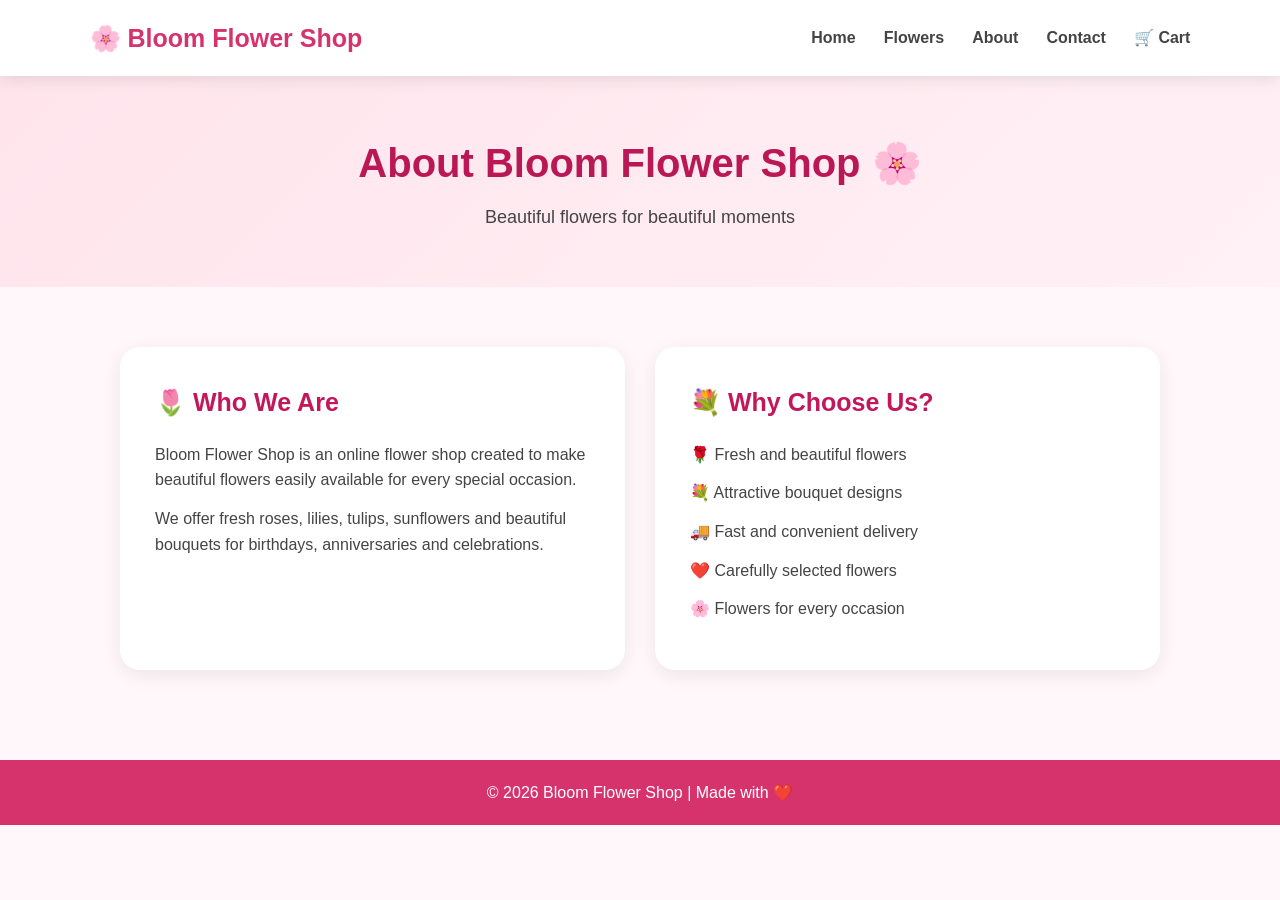
<file: about.html>
<!DOCTYPE html>
<html>
<head>

    <title>Bloom Flower Shop - About</title>

    <link rel="stylesheet" href="style.css">

</head>

<body>

    <!-- Navigation -->

    <nav>

        <div class="logo">
            🌸 Bloom Flower Shop
        </div>

        <div class="menu">

            <a href="index.html">Home</a>

            <a href="product.html">Flowers</a>

            <a href="about.html">About</a>

            <a href="contact.html">Contact</a>

            <a href="cart.html">🛒 Cart</a>

        </div>

    </nav>


    <!-- Page Title -->

    <section class="page-title">

        <h1>About Bloom Flower Shop 🌸</h1>

        <p>Beautiful flowers for beautiful moments</p>

    </section>


    <!-- About Section -->

    <section class="about-section">

        <div class="about-box">

            <h2>🌷 Who We Are</h2>

            <p>
                Bloom Flower Shop is an online flower shop
                created to make beautiful flowers easily
                available for every special occasion.
            </p>

            <p>
                We offer fresh roses, lilies, tulips,
                sunflowers and beautiful bouquets for
                birthdays, anniversaries and celebrations.
            </p>

        </div>


        <div class="about-box">

            <h2>💐 Why Choose Us?</h2>

            <p>🌹 Fresh and beautiful flowers</p>

            <p>💐 Attractive bouquet designs</p>

            <p>🚚 Fast and convenient delivery</p>

            <p>❤️ Carefully selected flowers</p>

            <p>🌸 Flowers for every occasion</p>

        </div>

    </section>


    <!-- Footer -->

    <footer>

        <p>© 2026 Bloom Flower Shop | Made with ❤️</p>

    </footer>


</body>
</html>
</file>
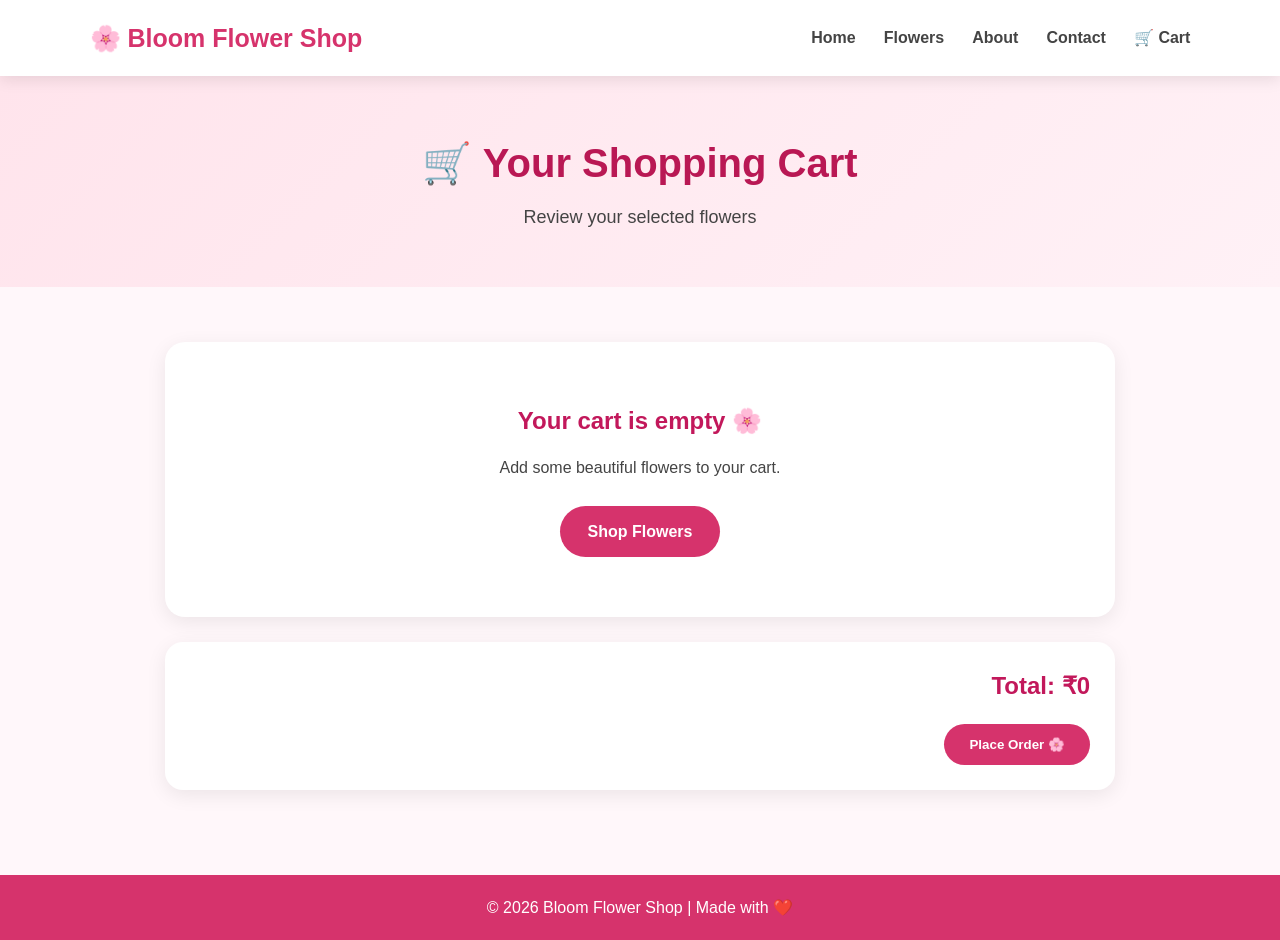
<file: cart.html>
<!DOCTYPE html>
<html>
<head>

    <title>Bloom Flower Shop - Cart</title>

    <link rel="stylesheet" href="style.css">

</head>

<body>

    <!-- Navigation -->

    <nav>

        <div class="logo">
            🌸 Bloom Flower Shop
        </div>

        <div class="menu">

            <a href="index.html">Home</a>

            <a href="product.html">Flowers</a>

            <a href="about.html">About</a>

            <a href="contact.html">Contact</a>

            <a href="cart.html">🛒 Cart</a>

        </div>

    </nav>


    <!-- Page Title -->

    <section class="page-title">

        <h1>🛒 Your Shopping Cart</h1>

        <p>Review your selected flowers</p>

    </section>


    <!-- Cart -->

    <section class="cart-section">

        <div id="cartItems"></div>

        <div class="cart-total">

            <h2>Total: ₹<span id="cartTotal">0</span></h2>

            <button onclick="placeOrder()" class="order-btn">
                Place Order 🌸
            </button>

        </div>

    </section>


    <!-- Footer -->

    <footer>

        <p>© 2026 Bloom Flower Shop | Made with ❤️</p>

    </footer>


    <!-- Cart JavaScript -->

    <script>

        function displayCart() {

            var cart = JSON.parse(localStorage.getItem("bloomCart")) || [];

            var cartItems = document.getElementById("cartItems");

            var cartTotal = document.getElementById("cartTotal");

            cartItems.innerHTML = "";

            var total = 0;


            if (cart.length === 0) {

                cartItems.innerHTML =
                    "<div class='empty-cart'>" +
                    "<h2>Your cart is empty 🌸</h2>" +
                    "<p>Add some beautiful flowers to your cart.</p>" +
                    "<a href='product.html' class='btn'>Shop Flowers</a>" +
                    "</div>";

                cartTotal.innerHTML = "0";

                return;

            }


            for (var i = 0; i < cart.length; i++) {

                var item = cart[i];

                var itemTotal = item.price * item.quantity;

                total = total + itemTotal;


                cartItems.innerHTML +=

                    "<div class='cart-item'>" +

                    "<img src='" + item.image + "' alt='" + item.name + "'>" +

                    "<div class='cart-info'>" +

                    "<h3>" + item.name + "</h3>" +

                    "<p>Price: ₹" + item.price + "</p>" +

                    "<div class='quantity'>" +

                    "<button onclick='decreaseQuantity(" + i + ")'>−</button>" +

                    "<span>" + item.quantity + "</span>" +

                    "<button onclick='increaseQuantity(" + i + ")'>+</button>" +

                    "</div>" +

                    "<h3>₹" + itemTotal + "</h3>" +

                    "<button class='remove-btn' onclick='removeItem(" + i + ")'>" +
                    "Remove" +
                    "</button>" +

                    "</div>" +

                    "</div>";

            }


            cartTotal.innerHTML = total;

        }


        function increaseQuantity(index) {

            var cart = JSON.parse(localStorage.getItem("bloomCart")) || [];

            cart[index].quantity++;

            localStorage.setItem("bloomCart", JSON.stringify(cart));

            displayCart();

        }


        function decreaseQuantity(index) {

            var cart = JSON.parse(localStorage.getItem("bloomCart")) || [];

            if (cart[index].quantity > 1) {

                cart[index].quantity--;

            } else {

                cart.splice(index, 1);

            }

            localStorage.setItem("bloomCart", JSON.stringify(cart));

            displayCart();

        }


        function removeItem(index) {

            var cart = JSON.parse(localStorage.getItem("bloomCart")) || [];

            cart.splice(index, 1);

            localStorage.setItem("bloomCart", JSON.stringify(cart));

            displayCart();

        }


        function placeOrder() {

            var cart = JSON.parse(localStorage.getItem("bloomCart")) || [];

            if (cart.length === 0) {

                alert("Your cart is empty! 🌸");

                return;

            }

            alert("Thank you for your order! 🌸 Your order has been placed successfully.");

            localStorage.removeItem("bloomCart");

            displayCart();

        }


        displayCart();

    </script>


</body>
</html>
</file>
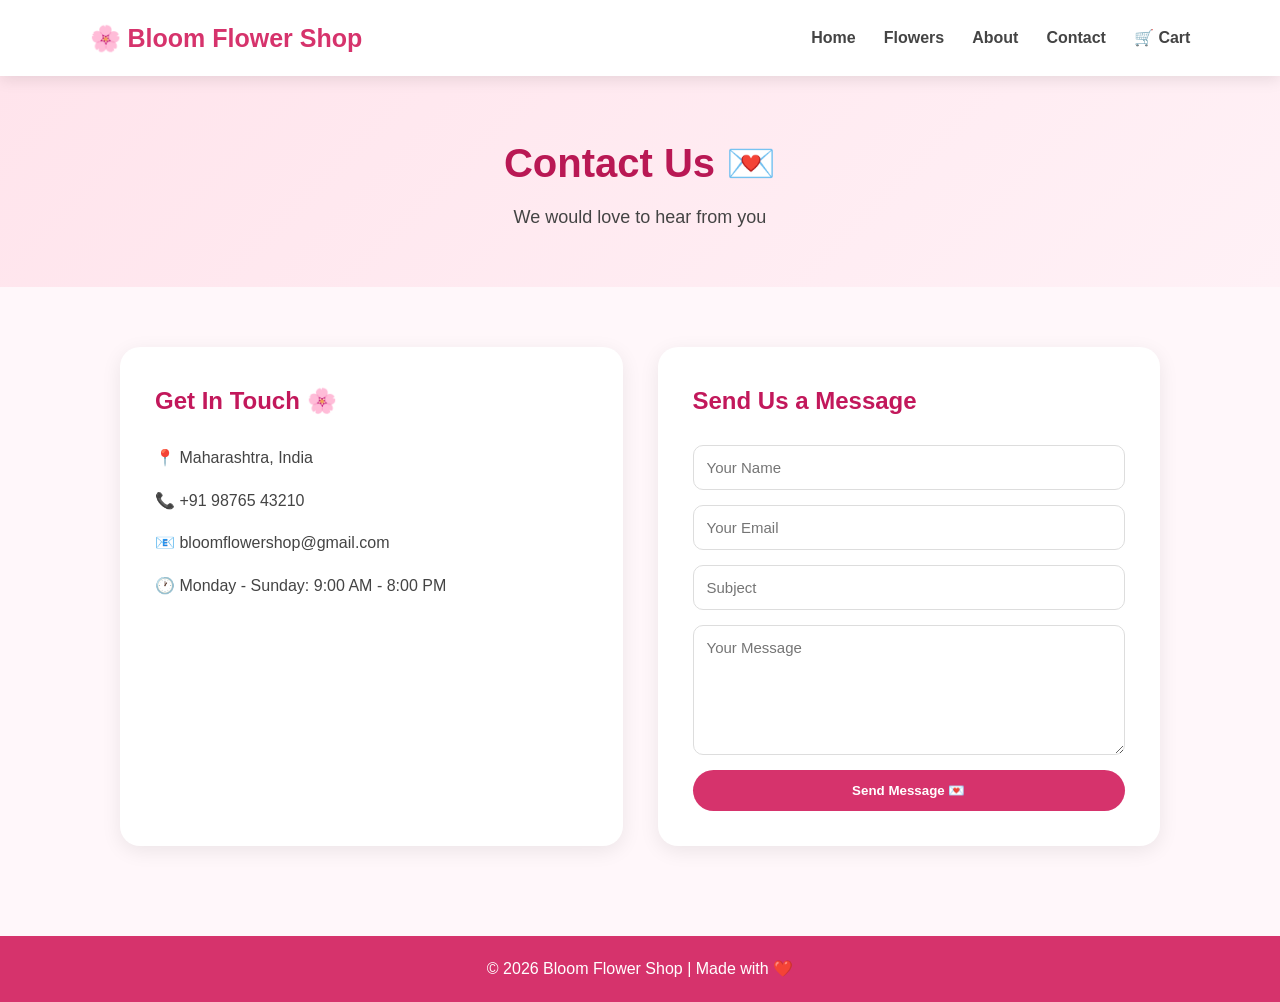
<file: contact.html>
<!DOCTYPE html>
<html>
<head>

    <title>Bloom Flower Shop - Contact</title>

    <link rel="stylesheet" href="style.css">

</head>

<body>

<nav>

    <div class="logo">
        🌸 Bloom Flower Shop
    </div>

    <div class="menu">

        <a href="index.html">Home</a>

        <a href="product.html">Flowers</a>

        <a href="about.html">About</a>

        <a href="contact.html">Contact</a>

        <a href="cart.html">🛒 Cart</a>

    </div>

</nav>


<section class="page-title">

    <h1>Contact Us 💌</h1>

    <p>We would love to hear from you</p>

</section>


<section class="contact-section">

    <div class="contact-info">

        <h2>Get In Touch 🌸</h2>

        <p>📍 Maharashtra, India</p>

        <p>📞 +91 98765 43210</p>

        <p>📧 bloomflowershop@gmail.com</p>

        <p>🕐 Monday - Sunday: 9:00 AM - 8:00 PM</p>

    </div>


    <div class="contact-form">

        <h2>Send Us a Message</h2>

        <form onsubmit="submitForm(event)">

            <input
                type="text"
                id="name"
                placeholder="Your Name"
                required
            >

            <input
                type="email"
                id="email"
                placeholder="Your Email"
                required
            >

            <input
                type="text"
                id="subject"
                placeholder="Subject"
                required
            >

            <textarea
                id="message"
                placeholder="Your Message"
                required
            ></textarea>

            <button type="submit" class="btn">
                Send Message 💌
            </button>

        </form>

    </div>

</section>


<footer>

    <p>© 2026 Bloom Flower Shop | Made with ❤️</p>

</footer>


<script>

function submitForm(event) {

    event.preventDefault();

    var name = document.getElementById("name").value.trim();

    if (name === "") {

        alert("Please enter your name.");

        return;

    }

    alert(
        "Thank you " +
        name +
        "! Your message has been sent successfully. 💐"
    );

    document.querySelector("form").reset();

}

</script>


</body>
</html>
</file>
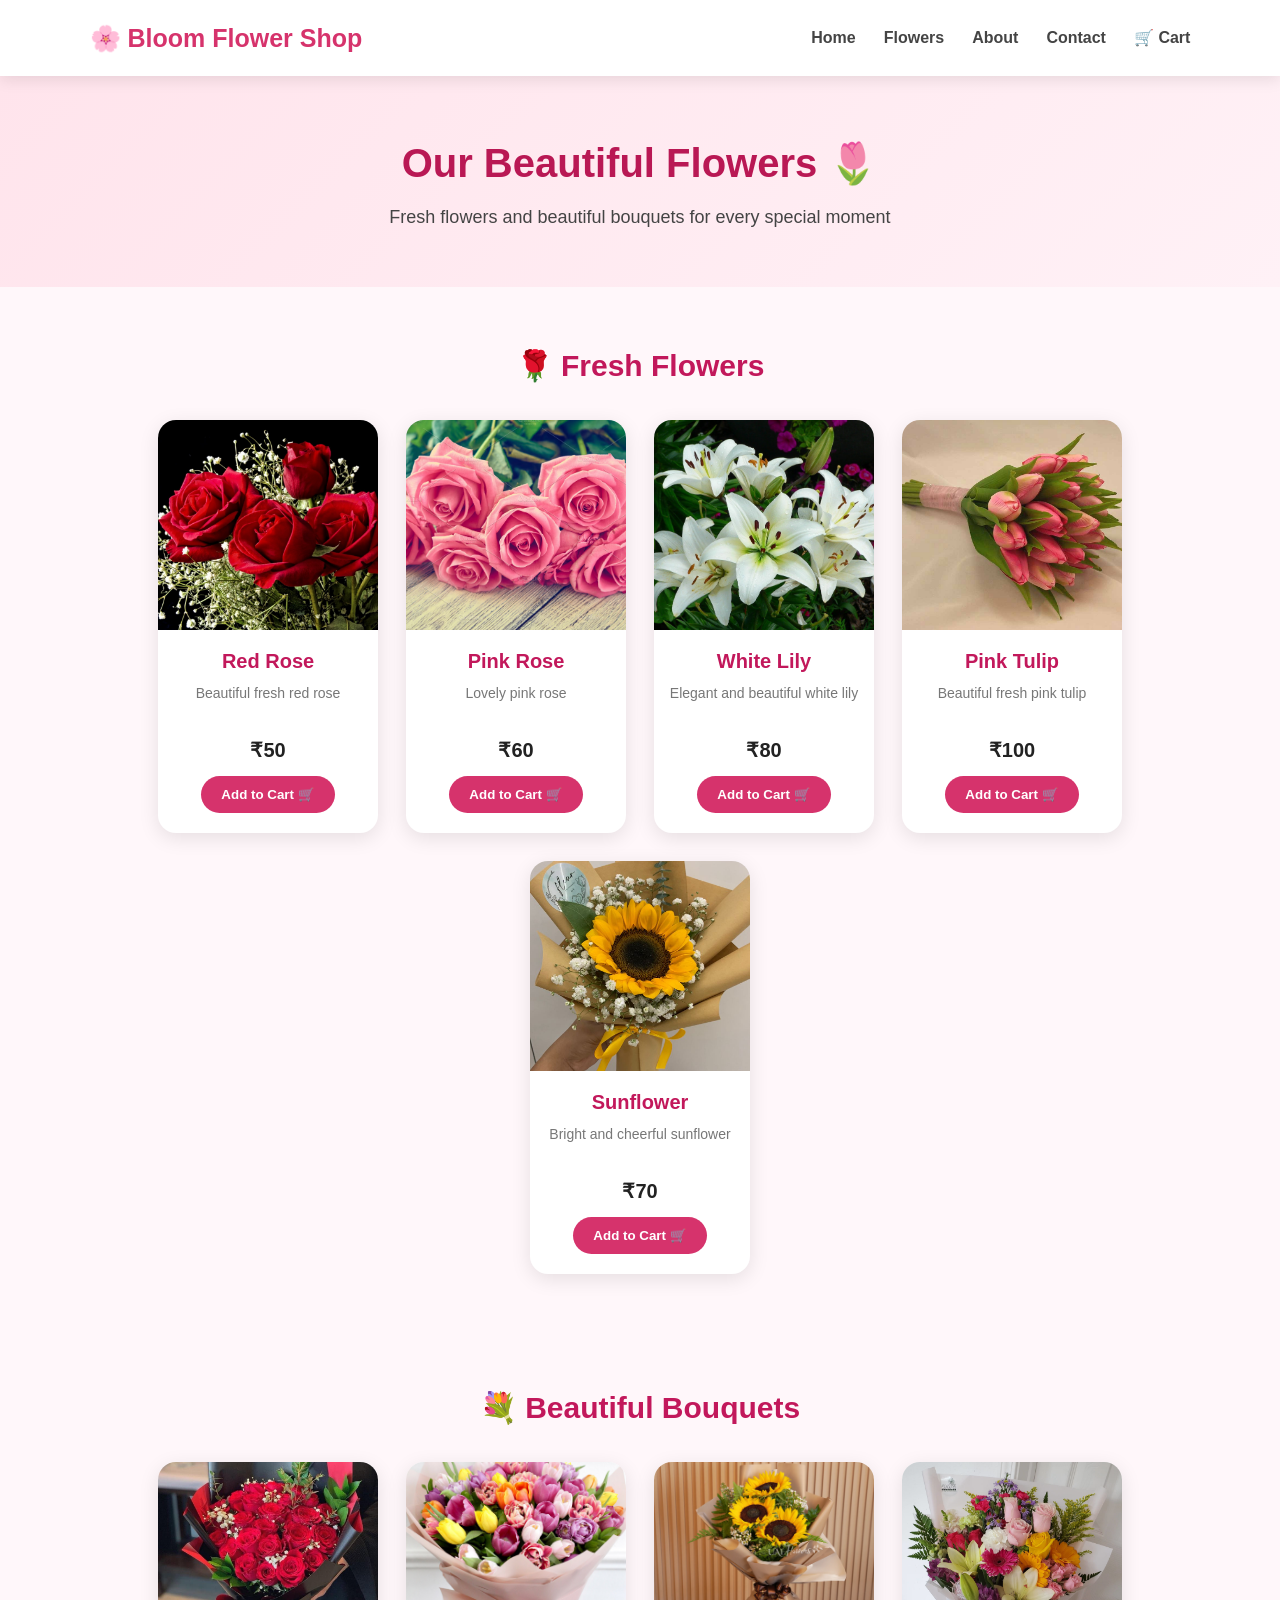
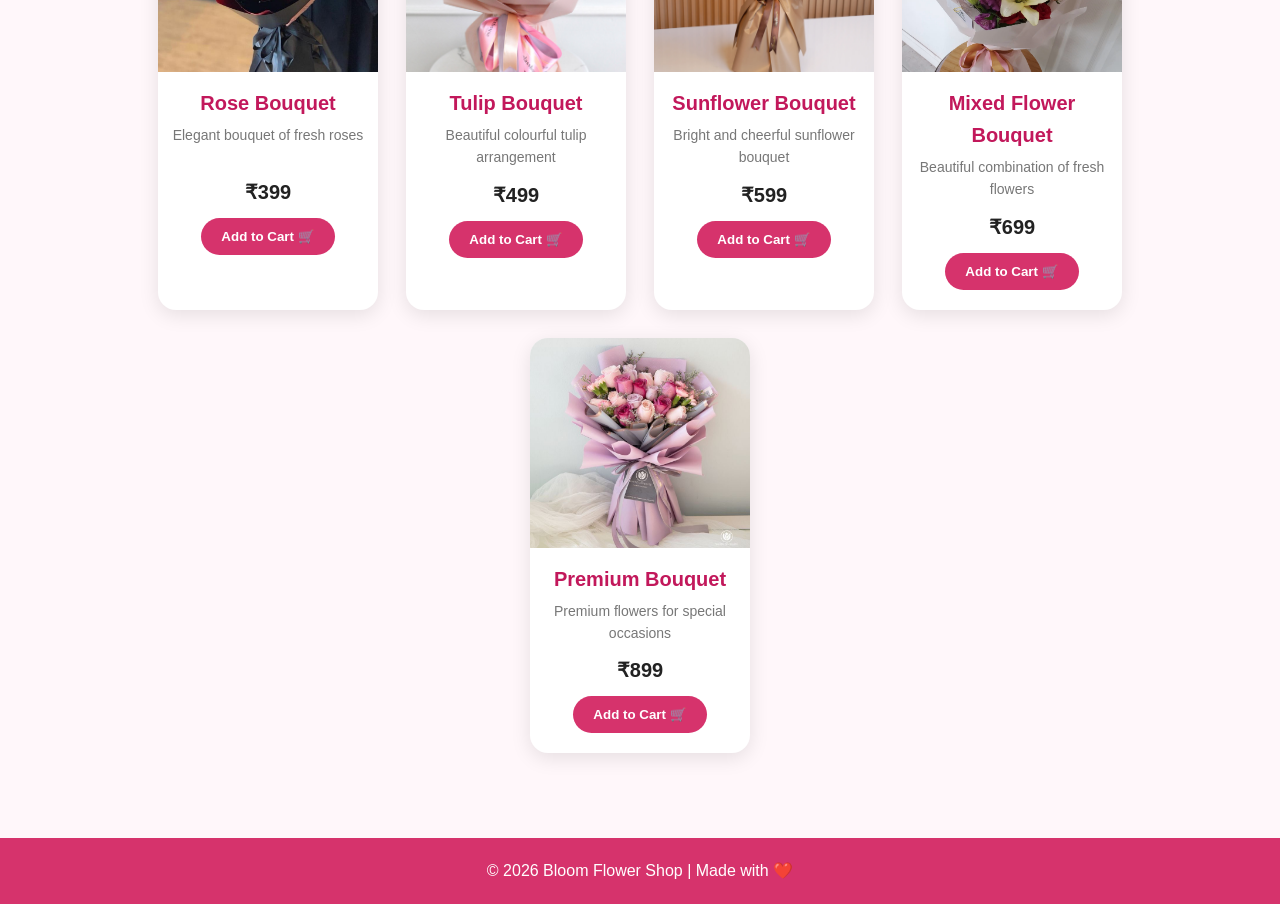
<file: product.html>
<!DOCTYPE html>
<html>
<head>
    <title>Bloom Flower Shop - Products</title>
    <link rel="stylesheet" href="style.css">
</head>

<body>

    <!-- Navigation -->
    <nav>
        <div class="logo">🌸 Bloom Flower Shop</div>

       <div class="menu">
    <a href="file:///C:/FSD_Project%20-%20Copy/home.html">Home</a>
    <a href="product.html">Flowers</a>
    <a href="about.html">About</a>
    <a href="contact.html">Contact</a>
    <a href="cart.html">🛒 Cart</a>
</div>    </nav>


    <!-- Page Heading -->
    <section class="page-title">
        <h1>Our Beautiful Flowers 🌷</h1>
        <p>Fresh flowers and beautiful bouquets for every special moment</p>
    </section>


    <!-- ==================== FLOWERS ==================== -->

    <section class="products-section">

        <h2>🌹 Fresh Flowers</h2>

        <div class="product-container">

            <!-- Red Rose -->
            <div class="product-card">
                <img src="red-rose.jpg" alt="Red Rose">
                <h3>Red Rose</h3>
                <p>Beautiful fresh red rose</p>
                <h4>₹50</h4>

                <button onclick="addToCart('Red Rose', 50, 'red-rose.jpg')">
                    Add to Cart 🛒
                </button>
            </div>


            <!-- Pink Rose -->
            <div class="product-card">
                <img src="pink-rose.jpg" alt="Pink Rose">
                <h3>Pink Rose</h3>
                <p>Lovely pink rose</p>
                <h4>₹60</h4>

                <button onclick="addToCart('Pink Rose', 60, 'pink-rose.jpg')">
                    Add to Cart 🛒
                </button>
            </div>


            <!-- White Lily -->
            <div class="product-card">
                <img src="white-lily.jpg" alt="White Lily">
                <h3>White Lily</h3>
                <p>Elegant and beautiful white lily</p>
                <h4>₹80</h4>

                <button onclick="addToCart('White Lily', 80, 'white-lily.jpg')">
                    Add to Cart 🛒
                </button>
            </div>


            <!-- Pink Tulip -->
            <div class="product-card">
                <img src="pink-tulip.jpg" alt="Pink Tulip">
                <h3>Pink Tulip</h3>
                <p>Beautiful fresh pink tulip</p>
                <h4>₹100</h4>

                <button onclick="addToCart('Pink Tulip', 100, 'pink-tulip.jpg')">
                    Add to Cart 🛒
                </button>
            </div>


            <!-- Sunflower -->
            <div class="product-card">
                <img src="sunflower.jpg" alt="Sunflower">
                <h3>Sunflower</h3>
                <p>Bright and cheerful sunflower</p>
                <h4>₹70</h4>

                <button onclick="addToCart('Sunflower', 70, 'sunflower.jpg')">
                    Add to Cart 🛒
                </button>
            </div>

        </div>

    </section>



    <!-- ==================== BOUQUETS ==================== -->

    <section class="products-section">

        <h2>💐 Beautiful Bouquets</h2>

        <div class="product-container">

            <!-- Rose Bouquet -->
            <div class="product-card">
                <img src="rose-bouquet.jpg" alt="Rose Bouquet">
                <h3>Rose Bouquet</h3>
                <p>Elegant bouquet of fresh roses</p>
                <h4>₹399</h4>

                <button onclick="addToCart('Rose Bouquet', 399, 'rose-bouquet.jpg')">
                    Add to Cart 🛒
                </button>
            </div>


            <!-- Tulip Bouquet -->
            <div class="product-card">
                <img src="tulip-bouquet.jpg" alt="Tulip Bouquet">
                <h3>Tulip Bouquet</h3>
                <p>Beautiful colourful tulip arrangement</p>
                <h4>₹499</h4>

                <button onclick="addToCart('Tulip Bouquet', 499, 'tulip-bouquet.jpg')">
                    Add to Cart 🛒
                </button>
            </div>


            <!-- Sunflower Bouquet -->
            <div class="product-card">
                <img src="sunflower-bouquet.jpg" alt="Sunflower Bouquet">
                <h3>Sunflower Bouquet</h3>
                <p>Bright and cheerful sunflower bouquet</p>
                <h4>₹599</h4>

                <button onclick="addToCart('Sunflower Bouquet', 599, 'sunflower-bouquet.jpg')">
                    Add to Cart 🛒
                </button>
            </div>


            <!-- Mixed Bouquet -->
            <div class="product-card">
                <img src="mixed-bouquet.jpg" alt="Mixed Flower Bouquet">
                <h3>Mixed Flower Bouquet</h3>
                <p>Beautiful combination of fresh flowers</p>
                <h4>₹699</h4>

                <button onclick="addToCart('Mixed Flower Bouquet', 699, 'mixed-bouquet.jpg')">
                    Add to Cart 🛒
                </button>
            </div>


            <!-- Premium Bouquet -->
            <div class="product-card">
                <img src="premium-bouquet.jpg" alt="Premium Bouquet">
                <h3>Premium Bouquet</h3>
                <p>Premium flowers for special occasions</p>
                <h4>₹899</h4>

                <button onclick="addToCart('Premium Bouquet', 899, 'premium-bouquet.jpg')">
                    Add to Cart 🛒
                </button>
            </div>

        </div>

    </section>



    <!-- Footer -->
    <footer>
        <p>© 2026 Bloom Flower Shop | Made with ❤️</p>
    </footer>


    <!-- JavaScript -->
   <script>

function addToCart(name, price, image) {

    var cart = JSON.parse(localStorage.getItem("bloomCart")) || [];

    var found = false;

    for (var i = 0; i < cart.length; i++) {

        if (cart[i].name === name) {

            cart[i].quantity = cart[i].quantity + 1;
            found = true;
            break;

        }
    }

    if (found === false) {

        cart.push({
            name: name,
            price: price,
            image: image,
            quantity: 1
        });

    }

    localStorage.setItem("bloomCart", JSON.stringify(cart));

    alert(name + " added to cart! 🌸");

}

</script>
</body>
</html>
</file>
<file: style.css>
* {
    margin: 0;
    padding: 0;
    box-sizing: border-box;
}

body {
    font-family: Arial, sans-serif;
    background: #fff7fa;
    color: #444;
    line-height: 1.6;
}


/* ===== NAVBAR ===== */

nav {
    width: 100%;
    background: #ffffff;
    display: flex;
    justify-content: space-between;
    align-items: center;
    padding: 18px 7%;
    box-shadow: 0 3px 15px rgba(0,0,0,0.10);
    position: sticky;
    top: 0;
    z-index: 1000;
}

.logo {
    font-size: 25px;
    font-weight: bold;
    color: #d6336c;
}

.menu {
    display: flex;
    align-items: center;
    gap: 28px;
}

.menu a {
    color: #444;
    text-decoration: none;
    font-size: 16px;
    font-weight: bold;
}

.menu a:hover {
    color: #d6336c;
}


/* ===== HOME HERO ===== */

.hero {
    min-height: 560px;
    display: flex;
    justify-content: center;
    align-items: center;
    text-align: center;
    padding: 50px 20px;

    background:
        linear-gradient(
            rgba(255,255,255,0.55),
            rgba(255,235,243,0.65)
        ),
        url("../images/rose-bouquet.jpg");

    background-size: cover;
    background-position: center;
}

.hero-text {
    max-width: 750px;
    background: rgba(255,255,255,0.82);
    padding: 45px;
    border-radius: 25px;
}

.hero h1 {
    font-size: 48px;
    color: #b91854;
    margin-bottom: 18px;
}

.hero p {
    font-size: 19px;
    margin-bottom: 28px;
}

.btn {
    display: inline-block;
    background: #d6336c;
    color: white;
    padding: 13px 28px;
    border-radius: 30px;
    text-decoration: none;
    border: none;
    font-weight: bold;
    cursor: pointer;
}

.btn:hover {
    background: #ad174f;
}


/* ===== WELCOME ===== */

.welcome {
    text-align: center;
    padding: 60px 20px 30px;
}

.welcome h2 {
    color: #c2185b;
    font-size: 32px;
    margin-bottom: 15px;
}

.welcome p {
    max-width: 700px;
    margin: auto;
    font-size: 18px;
}


/* ===== FEATURES ===== */

.features {
    display: flex;
    justify-content: center;
    gap: 25px;
    padding: 35px 7% 60px;
}

.feature {
    width: 30%;
    background: white;
    text-align: center;
    padding: 30px 20px;
    border-radius: 18px;
    box-shadow: 0 5px 20px rgba(0,0,0,0.08);
}

.icon {
    font-size: 45px;
    margin-bottom: 10px;
}

.feature h3 {
    color: #d6336c;
    margin-bottom: 10px;
}


/* ===== HOME PRODUCTS ===== */

.home-products {
    padding: 50px 7%;
    text-align: center;
}

.home-products h2 {
    color: #c2185b;
    font-size: 30px;
    margin-bottom: 30px;
}

.home-cards {
    display: flex;
    justify-content: center;
    flex-wrap: wrap;
    gap: 25px;
}

.home-card {
    width: 280px;
    background: white;
    border-radius: 18px;
    overflow: hidden;
    box-shadow: 0 5px 20px rgba(0,0,0,0.10);
    transition: 0.3s;
}

.home-card:hover {
    transform: translateY(-7px);
}

.home-card img {
    width: 100%;
    height: 220px;
    object-fit: cover;
}

.home-card h3 {
    color: #c2185b;
    margin: 15px 10px 5px;
}

.home-card p {
    padding: 0 15px 20px;
}


/* ===== PAGE TITLE ===== */

.page-title {
    text-align: center;
    padding: 55px 20px;
    background: linear-gradient(135deg, #ffe4ec, #fff1f6);
}

.page-title h1 {
    color: #b91854;
    font-size: 40px;
    margin-bottom: 8px;
}

.page-title p {
    font-size: 18px;
}


/* ===== PRODUCTS ===== */

.products-section {
    padding: 55px 6%;
    text-align: center;
}

.products-section h2 {
    color: #c2185b;
    font-size: 30px;
    margin-bottom: 30px;
}

.product-container {
    display: flex;
    justify-content: center;
    align-items: stretch;
    flex-wrap: wrap;
    gap: 28px;
}

.product-card {
    width: 220px;
    background: white;
    border-radius: 18px;
    overflow: hidden;
    padding-bottom: 20px;
    box-shadow: 0 5px 20px rgba(0,0,0,0.10);
    transition: 0.3s;
}

.product-card:hover {
    transform: translateY(-8px);
    box-shadow: 0 10px 25px rgba(214,51,108,0.20);
}

.product-card img {
    width: 100%;
    height: 210px;
    object-fit: cover;
    display: block;
}

.product-card h3 {
    color: #c2185b;
    font-size: 20px;
    margin: 15px 10px 5px;
}

.product-card p {
    color: #777;
    font-size: 14px;
    min-height: 42px;
    padding: 0 10px;
}

.product-card h4 {
    font-size: 20px;
    color: #222;
    margin: 10px;
}

.product-card button {
    border: none;
    background: #d6336c;
    color: white;
    padding: 11px 20px;
    border-radius: 25px;
    font-weight: bold;
    cursor: pointer;
}

.product-card button:hover {
    background: #ad174f;
}


/* ===== ABOUT ===== */

.about-section {
    max-width: 1100px;
    margin: auto;
    padding: 60px 30px;
    display: flex;
    justify-content: center;
    gap: 30px;
}

.about-box {
    flex: 1;
    background: white;
    padding: 35px;
    border-radius: 20px;
    box-shadow: 0 5px 20px rgba(0,0,0,0.08);
}

.about-box h2 {
    color: #c2185b;
    margin-bottom: 20px;
    font-size: 25px;
}

.about-box p {
    margin-bottom: 13px;
}


/* ===== CONTACT ===== */

.contact-section {
    max-width: 1100px;
    margin: auto;
    padding: 60px 30px;
    display: flex;
    gap: 35px;
}

.contact-info,
.contact-form {
    flex: 1;
    background: white;
    padding: 35px;
    border-radius: 20px;
    box-shadow: 0 5px 20px rgba(0,0,0,0.08);
}

.contact-info h2,
.contact-form h2 {
    color: #c2185b;
    margin-bottom: 25px;
}

.contact-info p {
    margin-bottom: 17px;
}

.contact-form form {
    display: flex;
    flex-direction: column;
    gap: 15px;
}

.contact-form input,
.contact-form textarea {
    width: 100%;
    padding: 13px;
    border: 1px solid #ddd;
    border-radius: 10px;
    font-size: 15px;
    font-family: Arial, sans-serif;
}

.contact-form textarea {
    height: 130px;
    resize: vertical;
}

.contact-form input:focus,
.contact-form textarea:focus {
    outline: none;
    border-color: #d6336c;
}


/* ===== CART ===== */

.cart-section {
    max-width: 1000px;
    margin: auto;
    padding: 55px 25px;
}

#cartItems {
    display: flex;
    flex-direction: column;
    gap: 20px;
}

.cart-item {
    display: flex;
    align-items: center;
    gap: 25px;
    background: white;
    padding: 20px;
    border-radius: 18px;
    box-shadow: 0 5px 20px rgba(0,0,0,0.08);
}

.cart-item img {
    width: 140px;
    height: 140px;
    object-fit: cover;
    border-radius: 15px;
}

.cart-info {
    flex: 1;
}

.cart-info h3 {
    color: #c2185b;
    margin-bottom: 8px;
}

.quantity {
    display: flex;
    align-items: center;
    gap: 12px;
    margin: 10px 0;
}

.quantity button {
    width: 34px;
    height: 34px;
    border: none;
    border-radius: 50%;
    background: #d6336c;
    color: white;
    font-size: 20px;
    cursor: pointer;
}

.quantity span {
    font-size: 18px;
    font-weight: bold;
}

.remove-btn {
    border: none;
    background: #555;
    color: white;
    padding: 8px 16px;
    border-radius: 20px;
    cursor: pointer;
}

.remove-btn:hover {
    background: #333;
}

.cart-total {
    background: white;
    margin-top: 25px;
    padding: 25px;
    border-radius: 18px;
    text-align: right;
    box-shadow: 0 5px 20px rgba(0,0,0,0.08);
}

.cart-total h2 {
    color: #c2185b;
    margin-bottom: 18px;
}

.order-btn {
    border: none;
    background: #d6336c;
    color: white;
    padding: 13px 25px;
    border-radius: 25px;
    font-weight: bold;
    cursor: pointer;
}

.order-btn:hover {
    background: #ad174f;
}

.empty-cart {
    text-align: center;
    background: white;
    padding: 60px 20px;
    border-radius: 20px;
    box-shadow: 0 5px 20px rgba(0,0,0,0.08);
}

.empty-cart h2 {
    color: #c2185b;
    margin-bottom: 15px;
}

.empty-cart p {
    margin-bottom: 25px;
}


/* ===== FOOTER ===== */

footer {
    background: #d6336c;
    color: white;
    text-align: center;
    padding: 20px;
    margin-top: 30px;
}


/* ===== RESPONSIVE ===== */

@media (max-width: 768px) {

    nav {
        flex-direction: column;
        gap: 15px;
    }

    .menu {
        flex-wrap: wrap;
        justify-content: center;
        gap: 15px;
    }

    .hero {
        min-height: 480px;
    }

    .hero-text {
        padding: 30px 20px;
    }

    .hero h1 {
        font-size: 34px;
    }

    .features {
        flex-direction: column;
        align-items: center;
    }

    .feature {
        width: 90%;
    }

    .about-section {
        flex-direction: column;
    }

    .contact-section {
        flex-direction: column;
    }

    .cart-item {
        flex-direction: column;
        text-align: center;
    }

    .cart-info {
        width: 100%;
    }

    .cart-total {
        text-align: center;
    }

    .page-title h1 {
        font-size: 32px;
    }
}
</file>
